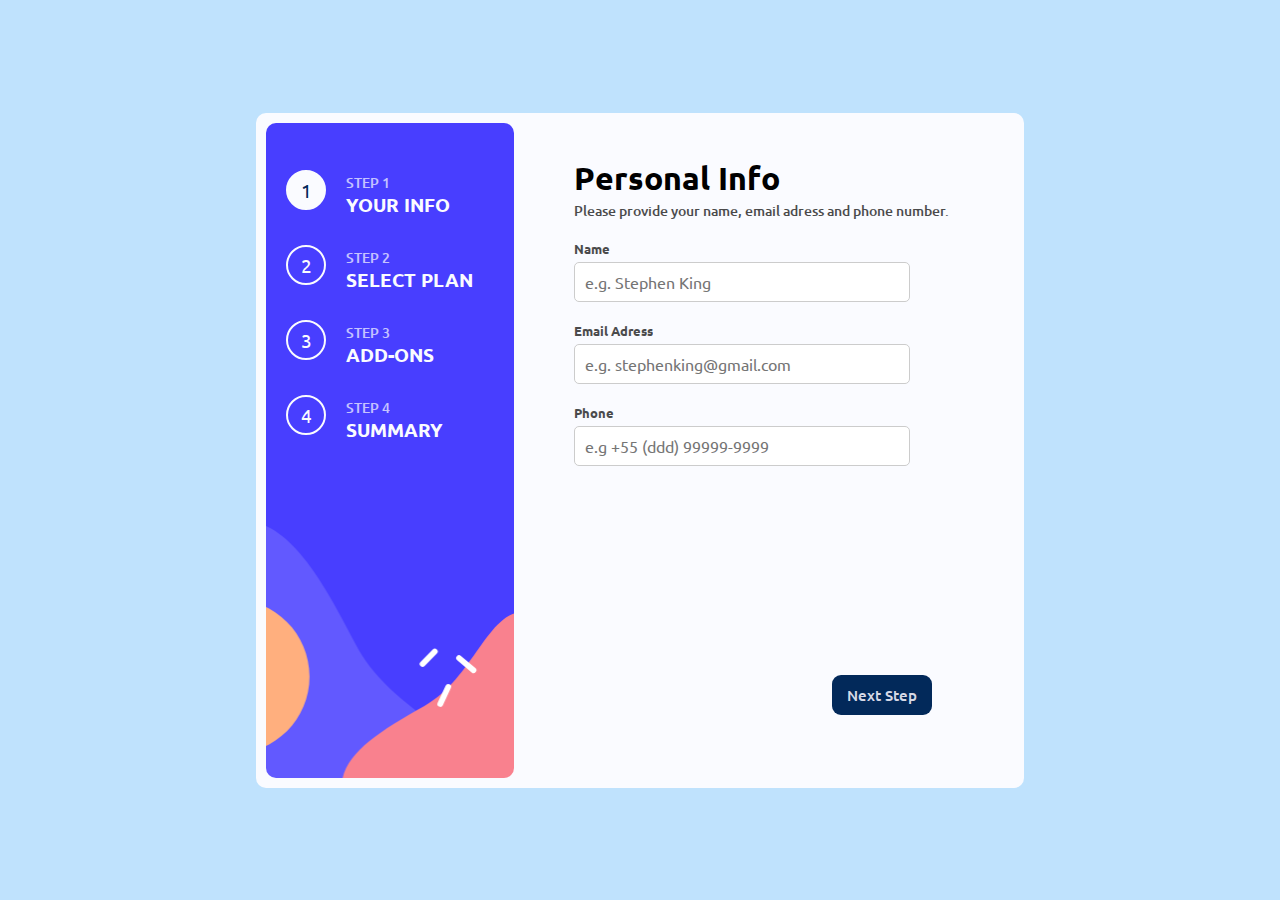
<file: index.html>
<!DOCTYPE html>
<html lang="pt-BR">
<head>
  <meta charset="UTF-8">
  <meta http-equiv="X-UA-Compatible" content="IE=edge">
  <meta name="viewport" content="width=device-width, initial-scale=1.0">
  <link rel="icon" type="image/png" href="../assets/images/favicon-32x32.png"/>
  <title>MultistepForm</title>
  <!-- google-fonts -->
  <link rel="preconnect" href="https://fonts.googleapis.com">
  <link rel="preconnect" href="https://fonts.gstatic.com" crossorigin>
  <link href="https://fonts.googleapis.com/css2?family=Ubuntu:wght@400;500;700&display=swap" rel="stylesheet">
  <link rel="stylesheet" href="./styles/index.css">
  <link rel="stylesheet" href="./styles/media.css">
</head>
<body>
  <div class="main-container">
    <div class='bg-grid'>
  <div class="left-menu">
    <div class='steps'>
      <div class='step-container'>
        <div class='step-circle'>
          <span class='number-step step1 hide'>1</span>
        </div>
        <div class='step-infor'>
          <small >STEP 1</small>
          <h3>YOUR INFO</h3>
        </div>
      </div>
      <div class='step-container'>
        <div class='step-circle'>
          <span class='number-step step2'>2</span>
        </div>
        <div class='step-infor'>
          <small>STEP 2</small>
          <h3>SELECT PLAN</h3>
        </div>
      </div>
      <div class='step-container'>
        <div class='step-circle'>
         <span class='number-step step3'>3</span>
        </div>
        <div class='step-infor'>
          <small>STEP 3</small>
          <h3>ADD-ONS</h3>
        </div>
      </div>
      <div class='step-container'>
        <div class='step-circle'>
          <span class='number-step step4'>4</span>
        </div>
        <div class='step-infor'>
          <small>STEP 4</small>
          <h3>SUMMARY</h3>
        </div>
      </div>
    </div>
  </div>
  <div class="rightMenuStep1">
    <div className="right-menu-info">
      <h1 class="stepTitle">Personal Info</h1>
      <small class="stepDescription">Please provide your name, email adress and phone number.</small>
    </div>
    <div class="form">
      <label for="Name">Name</label>
        <input type="text" placeholder='e.g. Stephen King' name="Name" id="Name" />
      <label for="Email">Email Adress</label>
        <input type="text" placeholder='e.g. stephenking@gmail.com' name="Email" id="Email" />
      <label for="Phone">Phone</label>
        <input type="number" placeholder='e.g +55 (ddd) 99999-9999' name="Phone" id="Phone" />
      <button class='btn' id="goToStep2">Next Step</button>
    </div>
  </div>
  <div class="rightMenuStep2 active">
      <h1 class="stepTitle">Select your plan</h1>
      <small class="stepDescription">You have the option of monthly or yearly billing.</small>
      <div class="cards">
        <div class="card1">
          <img src="./assets/images/icon-arcade.svg" alt="image">
          <div class="aboutCards">
              <h2 id="cardTitle1">Arcade</h2>
              <p id="cardPrice1">$<span class="sumPriceCard">9</span><span class="numberYear">/</span><span class="price">mo</span></p>
              <p class="monthsfree active">2 months free</p>
          </div>
        </div>
        <div class="card2">
          <img src="./assets/images/icon-advanced.svg" alt="image">
          <div class="aboutCards">
            <h2 id="cardTitle2">Advanced</h2>
            <p id="cardPrice2">$<span class="sumPriceCard">12</span><span class="numberYear">/</span><span class="price">mo</span></p>
            <p class="monthsfree active">2 months free</p>
          </div>
        </div>
        <div class="card3">
          <img src="./assets/images/icon-pro.svg" alt="image">
            <div class="aboutCards">
              <h2 id="cardTitle3">Pro</h2>
              <p id="cardPrice3">$<span class="sumPriceCard">15</span><span class="numberYear">/</span><span class="price">mo</span></p>
              <p class="monthsfree active">2 months free</p>
            </div>
         </div>
      </div>
      <div class="radio">
        <p class="styledMonth lit">Monthly</p>
          <label class="switch">
            <input id="toggleP" type="checkbox">                
            <span class="slider round"></span>
          </label>
        <p class="styledYear ">Yearly</p>
      </div>
      <div class="buttons">
        <button class="btn-back" onclick="backtostep1()">Go Back</button>
        <button id="goToStep3" class='btn btnStep2' onclick="gotostep3()">Next Step</button>
      </div>
  </div> 
  <div class="rightMenuStep3 active">
      <div class="right-menu-info">
        <h1>Pick add-ons</h1>
        <small> Add-ons help enhance your gaming experience</small>
      </div>
      <div class="checkboxs">
        <div class="item" id="item1">
            <input type="checkbox" class="inputRadio">
          <div class="aboutItems">
              <p class="itemTitle">Online Service</p> 
              <span class="itemDescription">Acess to multiplayer games</span>
          </div>
              <h3 class="pricePage3">+$1<span><span class="showZero active">0</span>/</span><span class="price">mo</span></h3>
        </div>
        <div class="item" id="item2">
          <input type="checkbox" class="inputRadio">
            <div class="aboutItems">
              <p class="itemTitle">Larger storage</p>
              <span class="itemDescription">Extra TB of cloud save</span>
            </div>
            <h3 class="pricePage3">+$2<span><span class="showZero active">0</span>/</span><span class="price">mo</span></h3>
        </div>
        <div class="item" id="item3">
          <input type="checkbox" class="inputRadio">
            <div class="aboutItems">
              <p class="itemTitle">Customizable profile</p>
              <span class="itemDescription">Custom theme on your profile</span>
            </div>
              <h3 class="pricePage3">+$2<span><span class="showZero active">0</span>/</span><span class="price">mo</span></h3>
        </div>
        </div>
        <div class="buttons">
          <button class="btn-back" onclick="backtostep2()">Go Back</button>
          <button class='btn' onclick="gotostep4()">Next Step</button>
        </div>
          </div>
          <div class="rightMenuStep4 active">
            <div class="right-menu-info">
              <h1>Finishing up</h1>
              <small>Double-check everything looks OK before confirming.</small>
            </div>
            <div class="finishingInfor">
              <div class="inforChoice1">
                <div class="infor">
                  <div class="titleinfor">
                    <h1 id="selectedPlan" class="titlePlan"></span></h1>
                    <span id="selectedDate"></span>
                  </div>
                  <button id="changePlan" class="changeBtn" onclick="backtostep2()">Change</button>
                </div>
                <p><span id="finalPrice"></span></span></p>
              </div>
              <div class="inforServices">
                <p id="services">
                  <span class="finalPrice active" id="service1"> 
                    Online Service 
                    <h3 class="pricePage3 priceService active">+$<span class="pricePage3TotalSum">1</span>
                      <span>
                        <span class="showZero active">0</span>
                        /</span>
                        <span class="price">mo</span>
                    </h3> 
                  </span>
                  <span class="finalPrice active" id="service2">
                     <h3 class="pricePage3 priceService active">+$<span class="pricePage3TotalSum">2</span>
                      <span>
                        <span class="showZero active">0</span>
                        /</span>
                        <span class="price">mo</span>
                    </h3>
                    Larger storage
                  </span>
                  <span class="finalPrice active" id="service3">
                    <h3 class="pricePage3 priceService active">+$<span class="pricePage3TotalSum">2</span>
                      <span>
                        <span class="showZero active">0</span>
                        /</span>
                        <span class="price">mo</span>
                    </h3>
                     Customizable profile
                     
                  </span>
                </p>
              </div>
            </div>
            <div class="totalLeft">
              <p class="finishingTotal">
                Total
                <span id="totalDate"></span>
              </p>
            
                <span id="totalPrice" class="totalPrice">
                  <span>
                    <span class="showZero active">0</span>
                    /
                  </span>
                    <span class="price">mo</span>
                </span>
              </div>
        <div class="buttons">
          <button class="btn-back" id="backtoStep3" onclick="backtostep3()">Go Back</button>
          <button id="confirm" class='btn' onclick="gotofinish()">Confirm</button>
        </div>
    </div>
      <div class="thankyou active">
        <img src="./assets/images/icon-thank-you.svg" alt="thanks">
        <h1>Thank you!</h1>
        <p class="thankyouDescription">Thanks for confirming your subscription! We hope you have fun using our platform. If you ever need support, please feel free to email us at support@loremgaming.com.</p>
      </div>
    </div>
  <script src="main.js"></script>
</body>
</html>
</file>
<file: styles/index.css>
* {
  padding: 0;
  margin: 0;
  box-sizing: border-box;
  font-family: "Ubuntu", sans-serif;
}

.main-container {
  display: flex;
  justify-content: center;
  align-items: center;
  height: 100vh;
  width: 100vw;
  background-color: hsl(206, 94%, 87%);
}
.bg-grid {
  display: grid;
  grid-template-columns: 0.7fr 1.3fr;
  grid-template-rows: 1fr;
  gap: 0px 40px;
  height: 75vh;
  width: 60vw;
  padding: 10px;
  background-color: hsl(231, 100%, 99%);
  border-radius: 10px;
}
.left-menu {
  grid-column: 1;
  background-image: url("../assets/images/bg-sidebar-desktop.svg");
  border-radius: 10px;
  background-size: cover;
  background-repeat: no-repeat;
  background-position: center;
  height: 100%;
  width: 100%;
}
.steps {
  display: flex;
  flex-direction: column;
  margin-top: 20px;
  gap: 20px;
  padding: 20px;
}
.step-container {
  display: flex;
  justify-content: center;
  gap: 20px;
  align-items: center;
}
.number-step {
  display: flex;
  justify-content: center;
  align-items: center;
  height: 40px;
  width: 40px;
  border-radius: 50%;
  color: hsl(231, 100%, 99%);
  border: 2px solid hsl(231, 100%, 99%);
  font-size: 1.2rem;
  cursor: pointer;
}

.step-infor {
  display: flex;
  grid-column: 2;
  flex-direction: column;
  height: 100%;
  width: 100%;
  color: hsl(231, 100%, 99%);
}
/* form */
.rightMenuStep1,
.rightMenuStep2,
.rightMenuStep3,
.rightMenuStep4 {
  display: flex;
  flex-direction: column;
  grid-column: 2;
  height: 100%;
  width: 100%;
  padding: 20px;
  margin-top: 15px;
}

label {
  opacity: 0.7;
  font-weight: 700;
  font-size: 0.8rem;
  margin-bottom: 5px;
}
.form {
  display: flex;
  flex-direction: column;
  margin-top: 1.3rem;
  height: 100%;
  width: 100%;
}

.form input {
  height: 40px;
  width: 80%;
  border-radius: 5px;
  border: 1px solid #ccc;
  padding: 10px;
  margin-bottom: 20px;
  font-size: 1rem;
}
.btn {
  display: flex;
  height: 40px;
  width: 100px;
  font-size: 15px;
  border-radius: 9px;
  border: none;
  justify-content: center;
  align-items: center;
  background-color: hsl(213, 96%, 18%);
  color: hsl(229, 24%, 87%);
  font-weight: 500;
  transition: all 0.3s ease-in-out;
  cursor: pointer;
  position: absolute;
  left: 65%;
  top: 75%;
}
.btn:hover {
  background-color: hsl(213, 96%, 15%);
  border: 1px solid #ccc;
}
/* The switch - the box around the slider */
.switch {
  position: relative;
  display: inline-block;
  width: 40px;
  height: 20px;
}

/* Hide default HTML checkbox */
.switch input {
  opacity: 0;
  width: 0;
  height: 0;
}
.slider {
  position: absolute;
  cursor: pointer;
  top: 0;
  left: 0;
  right: 0;
  bottom: 0;
  background-color: hsl(213, 96%, 18%);
  -webkit-transition: 0.4s;
  transition: 0.4s;
}

.slider:before {
  position: absolute;
  content: "";
  height: 13px;
  width: 13px;
  left: 4px;
  bottom: 4px;
  background-color: white;
  -webkit-transition: 0.4s;
  transition: 0.4s;
}

input:checked + .slider {
  background-color: hsl(213, 96%, 18%);
}

input:focus + .slider {
  box-shadow: 0 0 1px hsl(213, 96%, 18%);
}

input:checked + .slider:before {
  -webkit-transform: translateX(20px);
  -ms-transform: translateX(20px);
  transform: translateX(18px);
}

.slider.round {
  border-radius: 34px;
}

.slider.round:before {
  border-radius: 50%;
}

.styledMonth,
.styledYear {
  font-size: 1rem;
  font-weight: 500;
  letter-spacing: 0.5px;
  opacity: 0.7;
}
.lit {
  opacity: 1;
  font-size: 1.1rem;
  font-weight: 500;
  color: hsl(213, 96%, 18%);
}
small {
  opacity: 0.7;
  font-size: 0.9rem;
  margin-top: 10px;
  font-weight: 500;
}
.cards {
  display: flex;
  align-items: center;
  justify-content: center;
  gap: 10px;
  margin-top: 20px;
}
.card1,
.card2,
.card3 {
  color: hsl(213, 96%, 18%);
  border: 1px solid #ccc;
  border-radius: 10px;
  padding: 10px 10px;
  justify-content: center;
  align-items: center;
  width: 120px;
  height: 100%;
  transition: all 0.3s ease-in-out;
  cursor: pointer;
}
.card1:hover,
.card2:hover,
.card3:hover {
  border: 1px solid hsl(243, 100%, 62%);
  background-color: hsl(217, 100%, 97%);
}
.cardSelected {
  border: 1px solid hsl(243, 100%, 62%);
  background-color: hsl(217, 100%, 97%);
}
.cards h2 {
  font-size: 1rem;
  font-weight: 700;
  margin-top: 30px;
}
.cards p {
  font-size: 0.8rem;
  font-weight: 700;
  margin-top: 10px;
  opacity: 0.7;
}

.monthsfree {
  opacity: 1;
  justify-content: center;
  align-items: center;
}
.radio {
  display: flex;
  width: 100%;
  margin-top: 20px;
  background-color: hsl(217, 100%, 97%);
  justify-content: center;
  padding: 10px;
  gap: 10px;
}
.btn-back {
  display: flex;
  background: none;
  border: none;
  font-size: 0.9rem;
  color: hsl(231, 11%, 63%);
  font-weight: 700;
  cursor: pointer;
  position: absolute;
  top: 77%;
  transition: all 0.3s ease-in-out;
}
.btn-back:hover {
  color: hsl(213, 96%, 18%);
}
.checkboxs {
  display: flex;
  max-width: 100%;
  flex-direction: column;
  gap: 10px;
  margin-top: 1rem;
}
.inputRadio {
  width: 30px;
  height: 20px;
  border-radius: 10px;
  padding: 10px;
  cursor: pointer;
  position: relative;
}
.item {
  display: flex;
  align-items: center;
  border: 1px solid #ccc;
  width: 100%;
  height: 4.5rem;
  border-radius: 10px;
  padding: 10px;
  cursor: pointer;
  position: relative;
}
.item:hover {
  border: 1px solid hsl(243, 100%, 62%);
  background-color: hsl(217, 100%, 97%);
}
.itemSelected {
  border: 1px solid hsl(243, 100%, 62%);
  background-color: hsl(217, 100%, 97%);
}
.aboutItems {
  display: flex;
  flex-direction: column;
  margin-left: 15px;
}
.itemTitle {
  opacity: 1;
  font-weight: 700;
  font-size: 0.9rem;
}
.itemDescription {
  font-weight: 500;
  font-size: 0.9rem;
  opacity: 0.7;
  margin-top: 1px;
}
.pricePage3 {
  display: flex;
  align-items: center;
  justify-content: center;
  position: absolute;
  left: 80%;
  font-size: 0.9rem;
  font-weight: 500;
  color: hsl(243, 100%, 62%);
}
.finishingInfor {
  display: flex;
  flex-direction: column;
  background-color: hsl(217, 100%, 97%);
  margin-top: 20px;
  padding: 10px;
  border-radius: 10px;
  width: 100%;
}
.titleinfor {
  display: flex;
  gap: 5px;
  align-items: center;
}
.titlePlan {
  font-size: 1rem;
  font-weight: 500;
}
.inforServices {
  display: flex;
  width: 100%;
  flex-direction: column;
  margin-top: 10px;
  opacity: 0.7;
  gap: 15px;
}
.inforChoice1 {
  display: flex;
  justify-content: space-between;
  align-items: center;
  padding: 15px;
  border-bottom: 1px solid #ccc;
}
.changeBtn {
  display: flex;
  justify-content: center;
  background: none;
  border: none;
  cursor: pointer;
  width: 35%;
  opacity: 0.7;
  font-size: 0.9rem;
  color: hsl(213, 96%, 18%);
}
.changeBtn:hover {
  border-bottom: 1px solid hsl(243, 100%, 62%);
  color: hsl(243, 100%, 62%);
}
.infor {
  display: flex;
  flex-direction: column;
}
.priceService {
  color: #040404;
  font-size: 0.9rem;
  font-weight: 500;
  left: 72%;
}
.totalLeft {
  display: flex;
  justify-content: space-between;
  align-items: center;
  padding: 7px;
}

.finishingTotal {
  margin: 10px 10px;
  opacity: 0.7;
}
.totalPrice {
  font-size: 1.2rem;
  font-weight: 500;
  color: hsl(243, 100%, 62%);
}
#confirm {
  background-color: hsl(243, 100%, 62%);
}
.thankyou {
  display: flex;
  flex-direction: column;
  justify-content: center;
  align-items: center;
  height: 100%;
  gap: 10px;
  width: 100%;
}
.thankyou img {
  width: 60px;
  height: 60px;
}
.thankyouDescription {
  opacity: 0.7;
  text-align: center;
  font-size: 0.9rem;
  line-height: 1.2rem;
}
.active {
  display: none;
}
.alert {
  color: hsl(354, 84%, 57%);
  font-size: 0.8rem;
  margin-top: -15px;
}
.hide {
  background-color: hsl(231, 100%, 99%);
  color: hsl(213, 96%, 18%);
}
</file>
<file: styles/media.css>
@media screen and (min-width: 576px) and (max-width: 767px) {
  .main-container {
    margin: 0 auto;
    width: 100%;
    height: 100%;
  }
  .left-menu {
    display: flex;
  }
  .bg-grid {
    display: grid;
    width: 100vw;
    height: 90vh;
    grid-template-columns: 1.3fr;
    grid-template-rows: 0.6fr 1.4fr;
    gap: 0px 0px;
    grid-template-areas:
      "."
      ".";
    background-color: hsl(206, 94%, 87%);
    padding: 0;
    gap: 0;
  }
  .step-infor {
    display: none;
  }
  .number-step {
    width: 34px;
    height: 34px;
    border: 1px solid hsl(231, 100%, 99%);
  }
  .left-menu {
    display: flex;
    height: 180px;
    background-image: url("../assets/images/bg-sidebar-mobile.svg");
    background-repeat: no-repeat;
    background-size: cover;
    background-position: center;
    border-radius: 0;
    grid-column: 1 / 1;
    grid-row: 1 / 2;
    justify-content: center;
  }
  .steps {
    display: flex;
    flex-direction: row;
    position: relative;
    top: -25%;
    padding: 0;
    margin: 0;
  }
  .rightMenuStep1,
  .rightMenuStep2,
  .rightMenuStep3,
  .rightMenuStep4,
  .thankyou {
    position: relative;
    grid-column: 1 / 1;
    grid-row: 2 / 2;
    width: 90%;
    height: 65vh;
    top: -15%;
    border-radius: 10px;
    background-color: #ffff;
    margin: 0 auto;
  }
  /* .rightMenuStep2 {
    top: -10%;
    height: 65vh;
  } */
  .stepTitle {
    font-size: 1.4rem;
  }
  .stepDescription {
    display: flex;
    opacity: 1;
    font-size: 0.9rem;
    line-height: 1.5rem;
    max-width: 78%;
    color: hsl(231, 11%, 63%);
  }
  .btn-back {
    position: absolute;
    top: 125%;
  }
  .btn {
    display: absolute;
    top: 25.5rem;
  }
  label {
    font-weight: 500;
    color: hsl(213, 96%, 18%);
  }
  .form {
    margin-top: 1rem;
  }
  .form input {
    width: 100%;
  }
  .cards {
    display: flex;
    flex-direction: column;
    justify-content: center;
    align-items: center;
    width: 100%;
    height: 100%;
    margin: 0 auto;
  }
  .card1,
  .card2,
  .card3 {
    display: flex;
    justify-content: start;
    align-items: center;
    margin: 0 auto;
    width: 90%;
    height: 5rem;
    padding-left: 1rem;
  }
  .aboutCards {
    display: flex;
    flex-direction: column;
    align-items: start;
    margin-left: 15px;
  }
  .cards h2 {
    margin: 0;
    color: hsl(213, 96%, 18%);
  }
  .cards p {
    margin-top: 5px;
  }

  .radio {
    display: flex;
  }
  .checkboxs {
    margin-top: 2rem;
  }
  .item {
    padding: 2px;
  }
  .aboutItems {
    margin-left: 5px;
  }
  .itemDescription {
    font-size: 0.8rem;
    color: hsl(231, 11%, 63%);
  }
  .thankyouDescription {
    font-size: 0.8rem;
    color: hsl(231, 11%, 63%);
  }
}
@media screen and (max-width: 767px) {
  .main-container {
    margin: 0 auto;
    width: 100%;
    height: 100%;
  }
  .left-menu {
    display: flex;
  }
  .bg-grid {
    display: grid;
    width: 100vw;
    height: 85vh;
    grid-template-columns: 1.3fr;
    grid-template-rows: 0.6fr 1.4fr;
    gap: 0px 0px;
    grid-template-areas:
      "."
      ".";
    background-color: hsl(206, 94%, 87%);
    padding: 0;
    gap: 0;
  }
  .step-infor {
    display: none;
  }
  .number-step {
    width: 34px;
    height: 34px;
    border: 1px solid hsl(231, 100%, 99%);
  }
  .left-menu {
    display: flex;
    height: 180px;
    background-image: url("../assets/images/bg-sidebar-mobile.svg");
    background-repeat: no-repeat;
    background-size: cover;
    background-position: center;
    border-radius: 0;
    grid-column: 1 / 1;
    grid-row: 1 / 2;
    justify-content: center;
  }
  .steps {
    display: flex;
    flex-direction: row;
    position: relative;
    top: -25%;
    padding: 0;
    margin: 0;
  }
  .rightMenuStep1,
  .rightMenuStep2,
  .rightMenuStep3,
  .rightMenuStep4,
  .thankyou {
    position: relative;
    grid-column: 1 / 1;
    grid-row: 2 / 2;
    width: 90%;
    height: 65vh;
    top: -15%;
    border-radius: 10px;
    background-color: #ffff;
    margin: 0 auto;
  }
  .stepTitle {
    font-size: 1.4rem;
  }
  .stepDescription {
    display: flex;
    opacity: 1;
    font-size: 0.9rem;
    line-height: 1.5rem;
    max-width: 78%;
    color: hsl(231, 11%, 63%);
  }
  .btn-back {
    position: absolute;
    top: 118%;
  }
  .btn {
    display: absolute;
    top: 115%;
  }
  label {
    font-weight: 500;
    color: hsl(213, 96%, 18%);
  }
  .form {
    margin-top: 1rem;
  }
  .form input {
    width: 100%;
  }
  .cards {
    display: flex;
    flex-direction: column;
    justify-content: center;
    align-items: center;
    width: 100%;
    height: 100%;
    margin: 0 auto;
  }
  .card1,
  .card2,
  .card3 {
    display: flex;
    justify-content: start;
    align-items: center;
    margin: 0 auto;
    width: 90%;
    height: 5rem;
    padding-left: 1rem;
  }
  .aboutCards {
    display: flex;
    flex-direction: column;
    align-items: start;
    margin-left: 15px;
  }
  .cards h2 {
    margin: 0;
    color: hsl(213, 96%, 18%);
  }
  .cards p {
    margin-top: 5px;
  }
  .radio {
    display: flex;
  }
  .checkboxs {
    margin-top: 2rem;
  }
  .item {
    padding: 2px;
  }
  .aboutItems {
    margin-left: 5px;
  }
  .itemDescription {
    font-size: 0.8rem;
    color: hsl(231, 11%, 63%);
  }
  .thankyouDescription {
    font-size: 0.8rem;
    color: hsl(231, 11%, 63%);
  }
}

@media screen and (min-width: 768px) and (max-width: 991px) {
  .bg-grid {
    width: 90vw;
  }
  .btn {
    top: 28rem;
  }
}
@media screen and (min-width: 992px) and (max-width: 1024px) {
  .bg-grid {
    width: 90vw;
  }
  .cards {
    height: 40%;
    gap: 30px;
    margin-top: 4rem;
  }
  .checkboxs {
    margin-top: 2rem;
  }
  .item {
    height: 6rem;
  }
  .btn-back {
    margin-top: 0rem;
    margin-left: 5rem;
  }
  .btn {
    margin-top: 0rem;
    margin-left: 5rem;
  }
}
@media screen and (max-width: 320px) {
  .btn-back {
    top: 38rem;
  }
  .btn {
    top: 37rem;
  }
  .itemDescription {
    font-size: 0.7rem;
    color: hsl(231, 11%, 63%);
  }
  .thankyouDescription {
    font-size: 0.8rem;
    color: hsl(231, 11%, 63%);
  }
}
</file>
